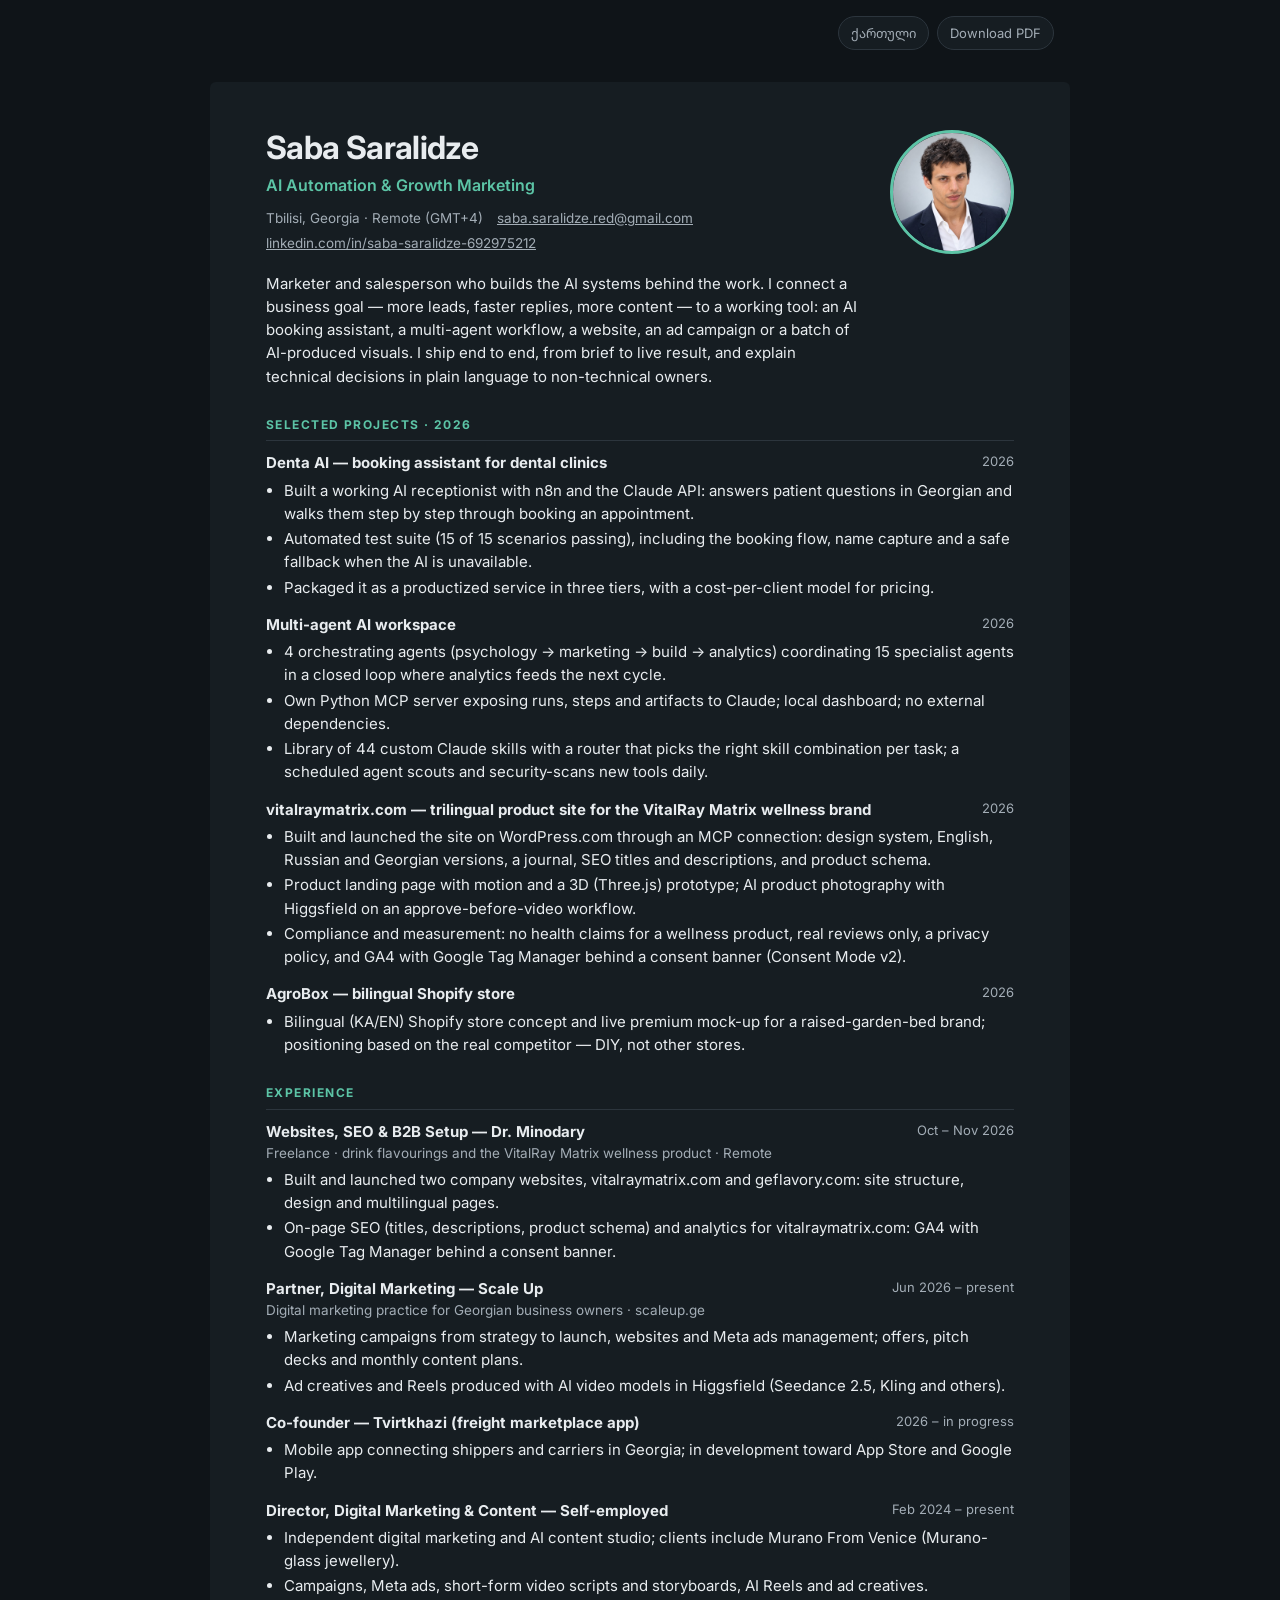
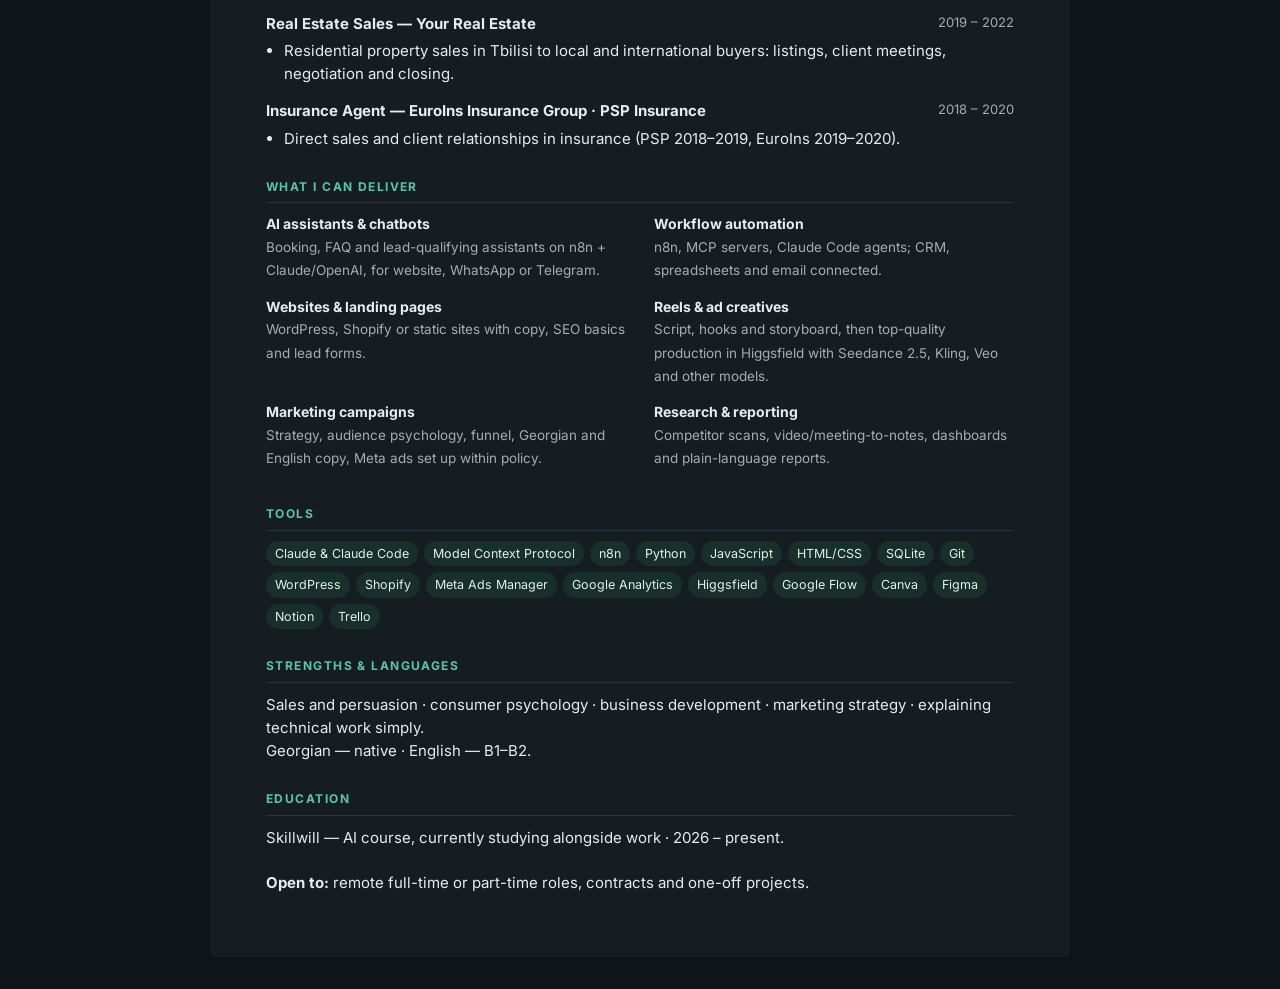
<file: index.html>
<!doctype html>
<html lang="en">
<head>
<meta charset="utf-8">
<meta name="viewport" content="width=device-width, initial-scale=1">
<title>Saba Saralidze — CV</title>
<meta name="description" content="Saba Saralidze — AI automation and growth marketing. Marketing, sales and AI systems for small businesses. Remote, GMT+4.">
<meta property="og:type" content="profile">
<meta property="og:title" content="Saba Saralidze — AI Automation & Growth Marketing">
<meta property="og:description" content="CV: AI assistants, n8n + Claude workflows, websites, campaigns and AI video. Remote, GMT+4.">
<meta property="og:url" content="https://sabasaralidzered-beep.github.io/cv/">
<meta property="og:image" content="https://sabasaralidzered-beep.github.io/cv/photo.jpg">
<meta property="og:locale" content="en_US">
<meta name="twitter:card" content="summary">
<link rel="preconnect" href="https://fonts.googleapis.com">
<link rel="preconnect" href="https://fonts.gstatic.com" crossorigin>
<link href="https://fonts.googleapis.com/css2?family=Inter:wght@400;600;700&family=Noto+Sans+Georgian:wght@400;600;700&display=swap" rel="stylesheet">
<link rel="stylesheet" href="cv.css">
</head>
<body>
<nav class="topbar">
  <a href="ka.html" lang="ka">ქართული</a>
  <a href="Saba_Saralidze_CV_EN.pdf">Download PDF</a>
</nav>
<main class="page">
<header>
  <img class="avatar" src="photo.jpg" alt="Saba Saralidze">
  <h1>Saba Saralidze</h1>
  <div class="role">AI Automation &amp; Growth Marketing</div>
  <div class="contact">
    <span>Tbilisi, Georgia · Remote (GMT+4)</span>
    <a href="mailto:saba.saralidze.red@gmail.com">saba.saralidze.red@gmail.com</a>
    <a href="https://linkedin.com/in/saba-saralidze-692975212">linkedin.com/in/saba-saralidze-692975212</a>
  </div>
  <p class="summary">Marketer and salesperson who builds the AI systems behind the work. I connect a business goal — more leads, faster replies, more content — to a working tool: an AI booking assistant, a multi-agent workflow, a website, an ad campaign or a batch of AI-produced visuals. I ship end to end, from brief to live result, and explain technical decisions in plain language to non-technical owners.</p>
</header>

<h2>Selected projects · 2026</h2>

<div class="item">
  <div class="item-head"><strong>Denta AI — booking assistant for dental clinics</strong><span class="when">2026</span></div>
  <ul>
    <li>Built a working AI receptionist with n8n and the Claude API: answers patient questions in Georgian and walks them step by step through booking an appointment.</li>
    <li>Automated test suite (15 of 15 scenarios passing), including the booking flow, name capture and a safe fallback when the AI is unavailable.</li>
    <li>Packaged it as a productized service in three tiers, with a cost-per-client model for pricing.</li>
  </ul>
</div>

<div class="item">
  <div class="item-head"><strong>Multi-agent AI workspace</strong><span class="when">2026</span></div>
  <ul>
    <li>4 orchestrating agents (psychology → marketing → build → analytics) coordinating 15 specialist agents in a closed loop where analytics feeds the next cycle.</li>
    <li>Own Python MCP server exposing runs, steps and artifacts to Claude; local dashboard; no external dependencies.</li>
    <li>Library of 44 custom Claude skills with a router that picks the right skill combination per task; a scheduled agent scouts and security-scans new tools daily.</li>
  </ul>
</div>

<div class="item">
  <div class="item-head"><strong>vitalraymatrix.com — trilingual product site for the VitalRay Matrix wellness brand</strong><span class="when">2026</span></div>
  <ul>
    <li>Built and launched the site on WordPress.com through an MCP connection: design system, English, Russian and Georgian versions, a journal, SEO titles and descriptions, and product schema.</li>
    <li>Product landing page with motion and a 3D (Three.js) prototype; AI product photography with Higgsfield on an approve-before-video workflow.</li>
    <li>Compliance and measurement: no health claims for a wellness product, real reviews only, a privacy policy, and GA4 with Google Tag Manager behind a consent banner (Consent Mode v2).</li>
  </ul>
</div>

<div class="item">
  <div class="item-head"><strong>AgroBox — bilingual Shopify store</strong><span class="when">2026</span></div>
  <ul>
    <li>Bilingual (KA/EN) Shopify store concept and live premium mock-up for a raised-garden-bed brand; positioning based on the real competitor — DIY, not other stores.</li>
  </ul>
</div>


<h2>Experience</h2>

<div class="item">
  <div class="item-head"><strong>Websites, SEO &amp; B2B Setup — Dr. Minodary</strong><span class="when">Oct – Nov 2026</span></div>
  <div class="sub">Freelance · drink flavourings and the VitalRay Matrix wellness product · Remote</div>
  <ul>
    <li>Built and launched two company websites, vitalraymatrix.com and geflavory.com: site structure, design and multilingual pages.</li>
    <li>On-page SEO (titles, descriptions, product schema) and analytics for vitalraymatrix.com: GA4 with Google Tag Manager behind a consent banner.</li>
  </ul>
</div>

<div class="item">
  <div class="item-head"><strong>Partner, Digital Marketing — Scale Up</strong><span class="when">Jun 2026 – present</span></div>
  <div class="sub">Digital marketing practice for Georgian business owners · scaleup.ge</div>
  <ul>
    <li>Marketing campaigns from strategy to launch, websites and Meta ads management; offers, pitch decks and monthly content plans.</li>
    <li>Ad creatives and Reels produced with AI video models in Higgsfield (Seedance 2.5, Kling and others).</li>
  </ul>
</div>

<div class="item">
  <div class="item-head"><strong>Co-founder — Tvirtkhazi (freight marketplace app)</strong><span class="when">2026 – in progress</span></div>
  <ul>
    <li>Mobile app connecting shippers and carriers in Georgia; in development toward App Store and Google Play.</li>
  </ul>
</div>

<div class="item">
  <div class="item-head"><strong>Director, Digital Marketing &amp; Content — Self-employed</strong><span class="when">Feb 2024 – present</span></div>
  <ul>
    <li>Independent digital marketing and AI content studio; clients include Murano From Venice (Murano-glass jewellery).</li>
    <li>Campaigns, Meta ads, short-form video scripts and storyboards, AI Reels and ad creatives.</li>
  </ul>
</div>

<div class="item">
  <div class="item-head"><strong>Real Estate Sales — Your Real Estate</strong><span class="when">2019 – 2022</span></div>
  <ul>
    <li>Residential property sales in Tbilisi to local and international buyers: listings, client meetings, negotiation and closing.</li>
  </ul>
</div>

<div class="item">
  <div class="item-head"><strong>Insurance Agent — EuroIns Insurance Group · PSP Insurance</strong><span class="when">2018 – 2020</span></div>
  <ul>
    <li>Direct sales and client relationships in insurance (PSP 2018–2019, EuroIns 2019–2020).</li>
  </ul>
</div>

<h2>What I can deliver</h2>
<div class="grid">
  <div class="item kv"><strong>AI assistants &amp; chatbots</strong><span>Booking, FAQ and lead-qualifying assistants on n8n + Claude/OpenAI, for website, WhatsApp or Telegram.</span></div>
  <div class="item kv"><strong>Workflow automation</strong><span>n8n, MCP servers, Claude Code agents; CRM, spreadsheets and email connected.</span></div>
  <div class="item kv"><strong>Websites &amp; landing pages</strong><span>WordPress, Shopify or static sites with copy, SEO basics and lead forms.</span></div>
  <div class="item kv"><strong>Reels &amp; ad creatives</strong><span>Script, hooks and storyboard, then top-quality production in Higgsfield with Seedance 2.5, Kling, Veo and other models.</span></div>
  <div class="item kv"><strong>Marketing campaigns</strong><span>Strategy, audience psychology, funnel, Georgian and English copy, Meta ads set up within policy.</span></div>
  <div class="item kv"><strong>Research &amp; reporting</strong><span>Competitor scans, video/meeting-to-notes, dashboards and plain-language reports.</span></div>
</div>

<h2>Tools</h2>
<div class="chips">
  <span class="chip">Claude &amp; Claude Code</span><span class="chip">Model Context Protocol</span><span class="chip">n8n</span><span class="chip">Python</span><span class="chip">JavaScript</span><span class="chip">HTML/CSS</span><span class="chip">SQLite</span><span class="chip">Git</span><span class="chip">WordPress</span><span class="chip">Shopify</span><span class="chip">Meta Ads Manager</span><span class="chip">Google Analytics</span><span class="chip">Higgsfield</span><span class="chip">Google Flow</span><span class="chip">Canva</span><span class="chip">Figma</span><span class="chip">Notion</span><span class="chip">Trello</span>
</div>

<h2>Strengths &amp; languages</h2>
<p style="margin:0">Sales and persuasion · consumer psychology · business development · marketing strategy · explaining technical work simply.<br>
Georgian — native · English — B1–B2.</p>

<h2>Education</h2>
<p style="margin:0">Skillwill — AI course, currently studying alongside work · 2026 – present.</p>

<p class="web-only" style="margin-top:22px"><strong>Open to:</strong> remote full-time or part-time roles, contracts and one-off projects.</p>
</main>
</body>
</html>
</file>
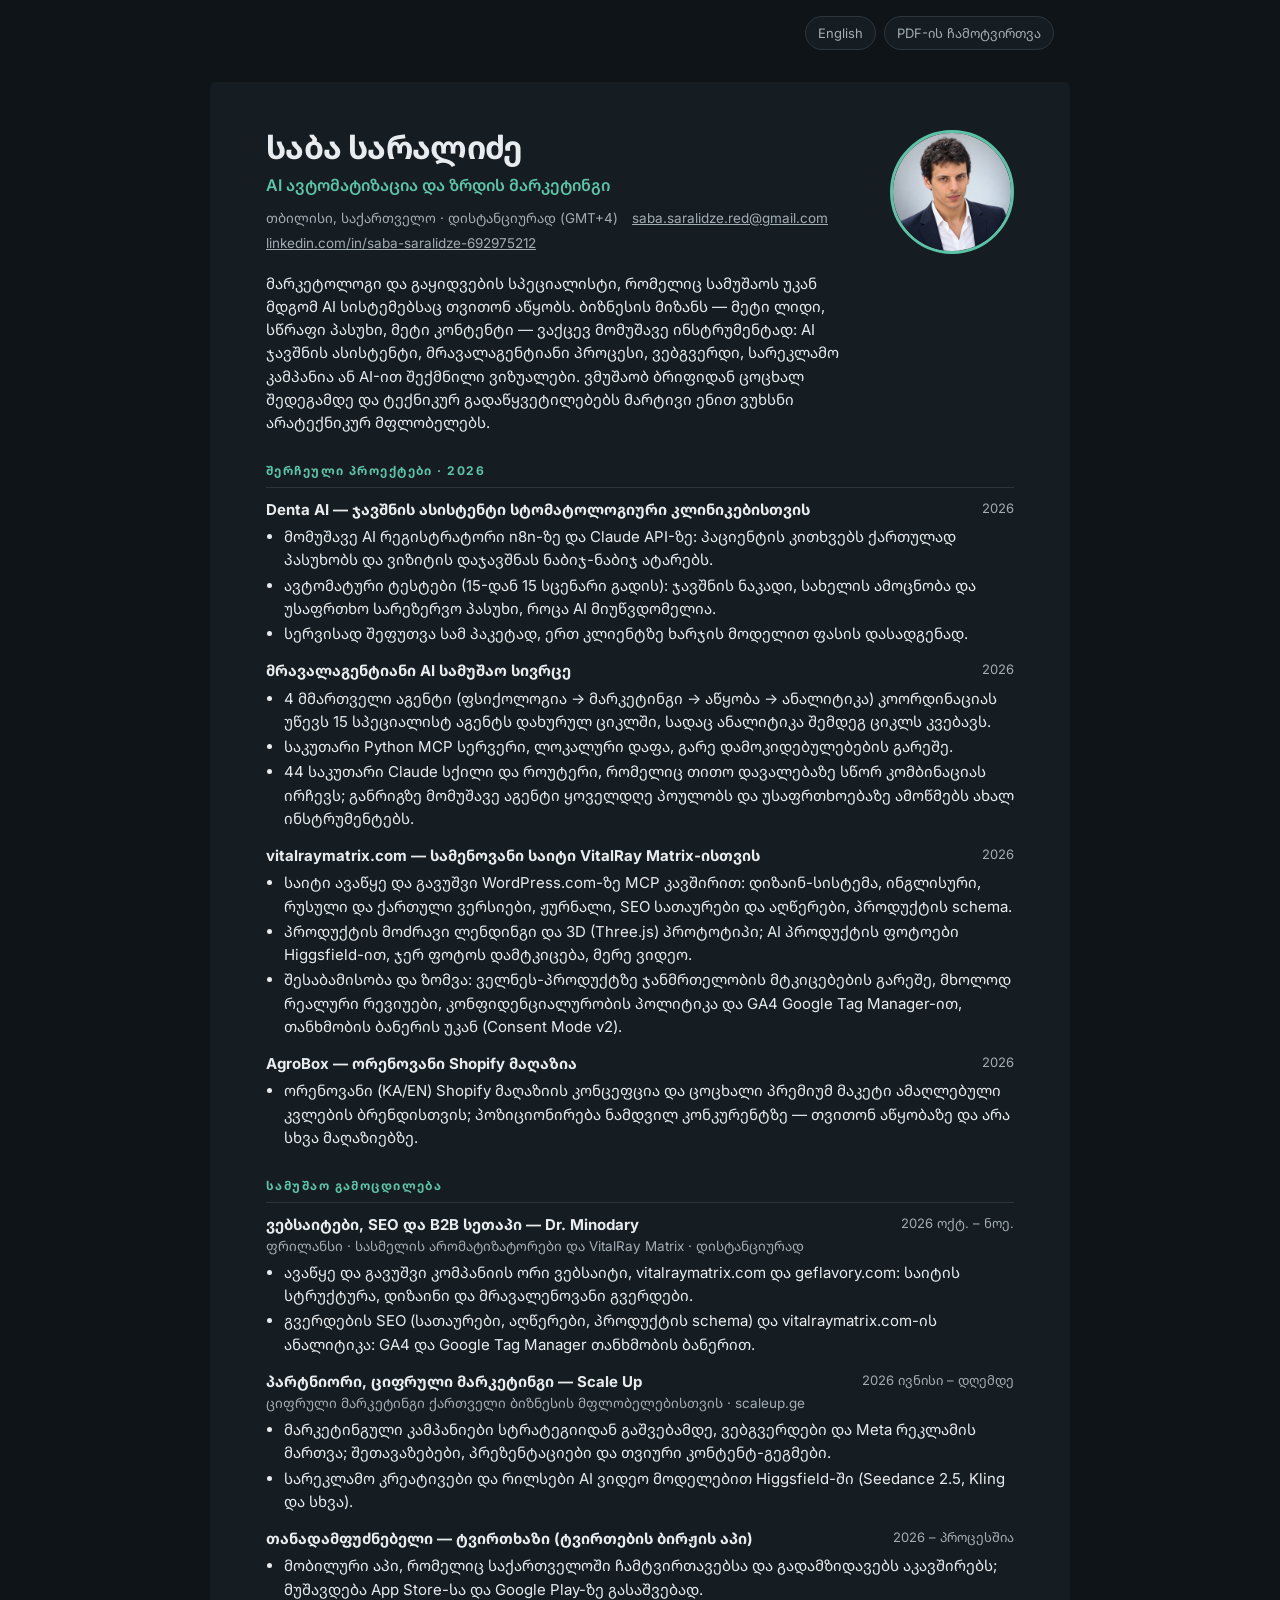
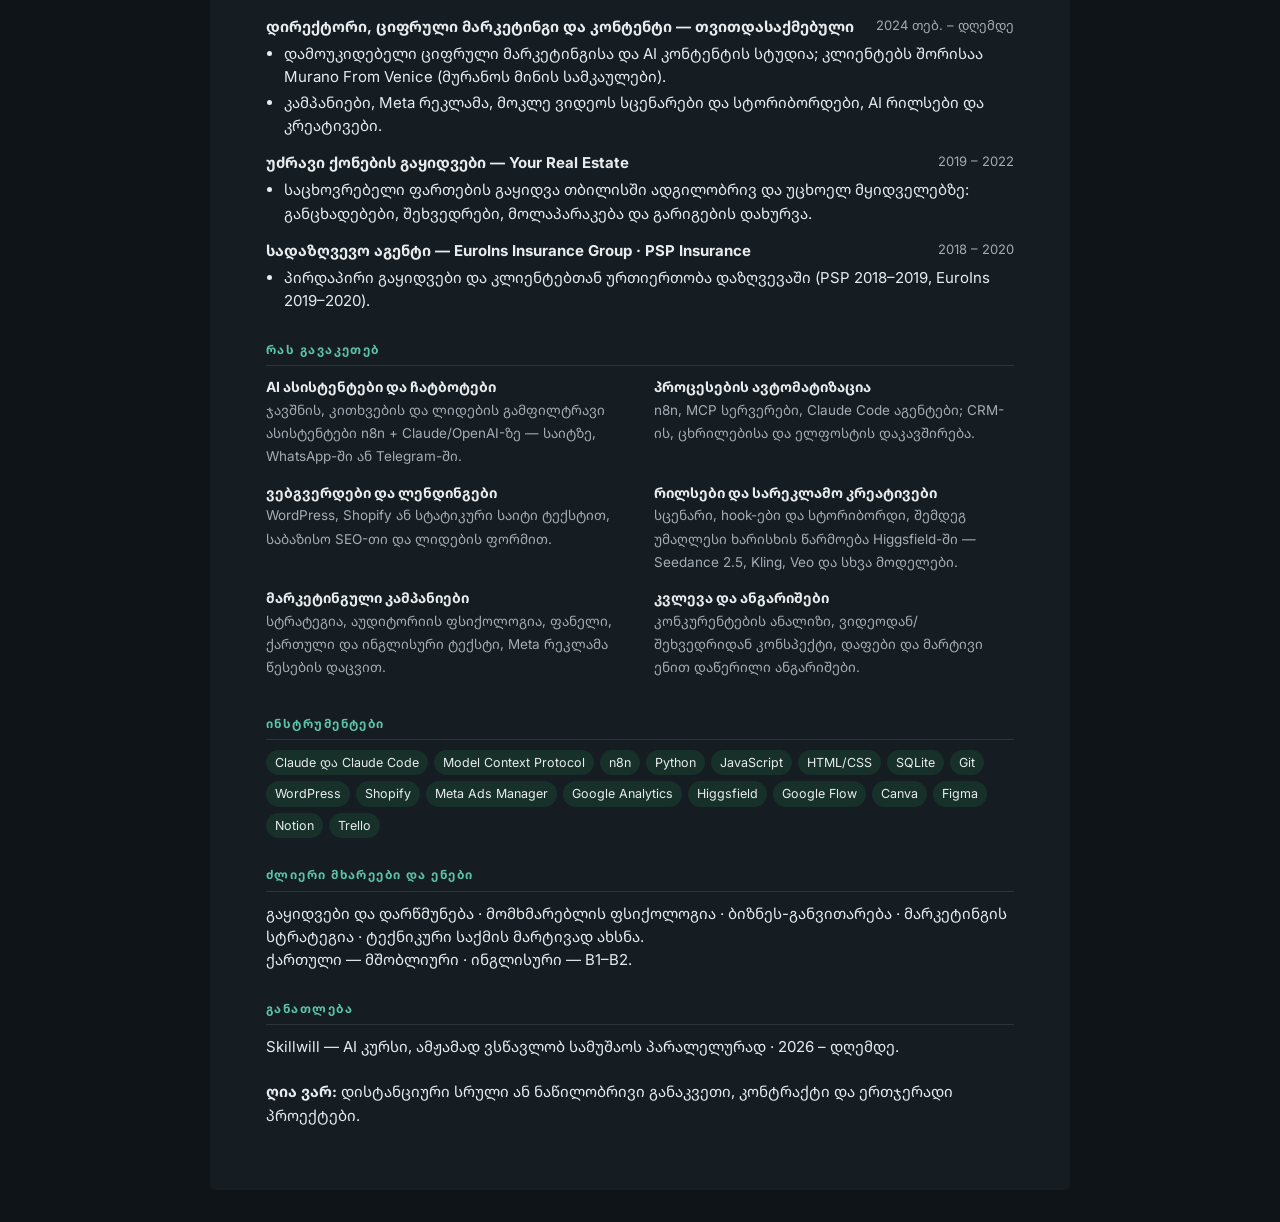
<file: ka.html>
<!doctype html>
<html lang="ka">
<head>
<meta charset="utf-8">
<meta name="viewport" content="width=device-width, initial-scale=1">
<title>საბა სარალიძე — CV</title>
<meta name="description" content="საბა სარალიძე — AI ავტომატიზაცია და ზრდის მარკეტინგი. მარკეტინგი, გაყიდვები და AI სისტემები მცირე ბიზნესისთვის.">
<meta property="og:type" content="profile">
<meta property="og:title" content="საბა სარალიძე — AI ავტომატიზაცია და ზრდის მარკეტინგი">
<meta property="og:description" content="CV: AI ასისტენტები, n8n + Claude, ვებგვერდები, კამპანიები და AI ვიდეო.">
<meta property="og:url" content="https://sabasaralidzered-beep.github.io/cv/ka.html">
<meta property="og:image" content="https://sabasaralidzered-beep.github.io/cv/photo.jpg">
<meta property="og:locale" content="ka_GE">
<meta name="twitter:card" content="summary">
<link rel="preconnect" href="https://fonts.googleapis.com">
<link rel="preconnect" href="https://fonts.gstatic.com" crossorigin>
<link href="https://fonts.googleapis.com/css2?family=Inter:wght@400;600;700&family=Noto+Sans+Georgian:wght@400;600;700&display=swap" rel="stylesheet">
<link rel="stylesheet" href="cv.css">
</head>
<body>
<nav class="topbar">
  <a href="index.html" lang="en">English</a>
  <a href="Saba_Saralidze_CV_KA.pdf">PDF-ის ჩამოტვირთვა</a>
</nav>
<main class="page">
<header>
  <img class="avatar" src="photo.jpg" alt="საბა სარალიძე">
  <h1>საბა სარალიძე</h1>
  <div class="role">AI ავტომატიზაცია და ზრდის მარკეტინგი</div>
  <div class="contact">
    <span>თბილისი, საქართველო · დისტანციურად (GMT+4)</span>
    <a href="mailto:saba.saralidze.red@gmail.com">saba.saralidze.red@gmail.com</a>
    <a href="https://linkedin.com/in/saba-saralidze-692975212">linkedin.com/in/saba-saralidze-692975212</a>
  </div>
  <p class="summary">მარკეტოლოგი და გაყიდვების სპეციალისტი, რომელიც სამუშაოს უკან მდგომ AI სისტემებსაც თვითონ აწყობს. ბიზნესის მიზანს — მეტი ლიდი, სწრაფი პასუხი, მეტი კონტენტი — ვაქცევ მომუშავე ინსტრუმენტად: AI ჯავშნის ასისტენტი, მრავალაგენტიანი პროცესი, ვებგვერდი, სარეკლამო კამპანია ან AI-ით შექმნილი ვიზუალები. ვმუშაობ ბრიფიდან ცოცხალ შედეგამდე და ტექნიკურ გადაწყვეტილებებს მარტივი ენით ვუხსნი არატექნიკურ მფლობელებს.</p>
</header>

<h2>შერჩეული პროექტები · 2026</h2>

<div class="item">
  <div class="item-head"><strong>Denta AI — ჯავშნის ასისტენტი სტომატოლოგიური კლინიკებისთვის</strong><span class="when">2026</span></div>
  <ul>
    <li>მომუშავე AI რეგისტრატორი n8n-ზე და Claude API-ზე: პაციენტის კითხვებს ქართულად პასუხობს და ვიზიტის დაჯავშნას ნაბიჯ-ნაბიჯ ატარებს.</li>
    <li>ავტომატური ტესტები (15-დან 15 სცენარი გადის): ჯავშნის ნაკადი, სახელის ამოცნობა და უსაფრთხო სარეზერვო პასუხი, როცა AI მიუწვდომელია.</li>
    <li>სერვისად შეფუთვა სამ პაკეტად, ერთ კლიენტზე ხარჯის მოდელით ფასის დასადგენად.</li>
  </ul>
</div>

<div class="item">
  <div class="item-head"><strong>მრავალაგენტიანი AI სამუშაო სივრცე</strong><span class="when">2026</span></div>
  <ul>
    <li>4 მმართველი აგენტი (ფსიქოლოგია → მარკეტინგი → აწყობა → ანალიტიკა) კოორდინაციას უწევს 15 სპეციალისტ აგენტს დახურულ ციკლში, სადაც ანალიტიკა შემდეგ ციკლს კვებავს.</li>
    <li>საკუთარი Python MCP სერვერი, ლოკალური დაფა, გარე დამოკიდებულებების გარეშე.</li>
    <li>44 საკუთარი Claude სქილი და როუტერი, რომელიც თითო დავალებაზე სწორ კომბინაციას ირჩევს; განრიგზე მომუშავე აგენტი ყოველდღე პოულობს და უსაფრთხოებაზე ამოწმებს ახალ ინსტრუმენტებს.</li>
  </ul>
</div>

<div class="item">
  <div class="item-head"><strong>vitalraymatrix.com — სამენოვანი საიტი VitalRay Matrix-ისთვის</strong><span class="when">2026</span></div>
  <ul>
    <li>საიტი ავაწყე და გავუშვი WordPress.com-ზე MCP კავშირით: დიზაინ-სისტემა, ინგლისური, რუსული და ქართული ვერსიები, ჟურნალი, SEO სათაურები და აღწერები, პროდუქტის schema.</li>
    <li>პროდუქტის მოძრავი ლენდინგი და 3D (Three.js) პროტოტიპი; AI პროდუქტის ფოტოები Higgsfield-ით, ჯერ ფოტოს დამტკიცება, მერე ვიდეო.</li>
    <li>შესაბამისობა და ზომვა: ველნეს-პროდუქტზე ჯანმრთელობის მტკიცებების გარეშე, მხოლოდ რეალური რევიუები, კონფიდენციალურობის პოლიტიკა და GA4 Google Tag Manager-ით, თანხმობის ბანერის უკან (Consent Mode v2).</li>
  </ul>
</div>

<div class="item">
  <div class="item-head"><strong>AgroBox — ორენოვანი Shopify მაღაზია</strong><span class="when">2026</span></div>
  <ul>
    <li>ორენოვანი (KA/EN) Shopify მაღაზიის კონცეფცია და ცოცხალი პრემიუმ მაკეტი ამაღლებული კვლების ბრენდისთვის; პოზიციონირება ნამდვილ კონკურენტზე — თვითონ აწყობაზე და არა სხვა მაღაზიებზე.</li>
  </ul>
</div>


<h2>სამუშაო გამოცდილება</h2>

<div class="item">
  <div class="item-head"><strong>ვებსაიტები, SEO და B2B სეთაპი — Dr. Minodary</strong><span class="when">2026 ოქტ. – ნოე.</span></div>
  <div class="sub">ფრილანსი · სასმელის არომატიზატორები და VitalRay Matrix · დისტანციურად</div>
  <ul>
    <li>ავაწყე და გავუშვი კომპანიის ორი ვებსაიტი, vitalraymatrix.com და geflavory.com: საიტის სტრუქტურა, დიზაინი და მრავალენოვანი გვერდები.</li>
    <li>გვერდების SEO (სათაურები, აღწერები, პროდუქტის schema) და vitalraymatrix.com-ის ანალიტიკა: GA4 და Google Tag Manager თანხმობის ბანერით.</li>
  </ul>
</div>

<div class="item">
  <div class="item-head"><strong>პარტნიორი, ციფრული მარკეტინგი — Scale Up</strong><span class="when">2026 ივნისი – დღემდე</span></div>
  <div class="sub">ციფრული მარკეტინგი ქართველი ბიზნესის მფლობელებისთვის · scaleup.ge</div>
  <ul>
    <li>მარკეტინგული კამპანიები სტრატეგიიდან გაშვებამდე, ვებგვერდები და Meta რეკლამის მართვა; შეთავაზებები, პრეზენტაციები და თვიური კონტენტ-გეგმები.</li>
    <li>სარეკლამო კრეატივები და რილსები AI ვიდეო მოდელებით Higgsfield-ში (Seedance 2.5, Kling და სხვა).</li>
  </ul>
</div>

<div class="item">
  <div class="item-head"><strong>თანადამფუძნებელი — ტვირთხაზი (ტვირთების ბირჟის აპი)</strong><span class="when">2026 – პროცესშია</span></div>
  <ul>
    <li>მობილური აპი, რომელიც საქართველოში ჩამტვირთავებსა და გადამზიდავებს აკავშირებს; მუშავდება App Store-სა და Google Play-ზე გასაშვებად.</li>
  </ul>
</div>

<div class="item">
  <div class="item-head"><strong>დირექტორი, ციფრული მარკეტინგი და კონტენტი — თვითდასაქმებული</strong><span class="when">2024 თებ. – დღემდე</span></div>
  <ul>
    <li>დამოუკიდებელი ციფრული მარკეტინგისა და AI კონტენტის სტუდია; კლიენტებს შორისაა Murano From Venice (მურანოს მინის სამკაულები).</li>
    <li>კამპანიები, Meta რეკლამა, მოკლე ვიდეოს სცენარები და სტორიბორდები, AI რილსები და კრეატივები.</li>
  </ul>
</div>

<div class="item">
  <div class="item-head"><strong>უძრავი ქონების გაყიდვები — Your Real Estate</strong><span class="when">2019 – 2022</span></div>
  <ul>
    <li>საცხოვრებელი ფართების გაყიდვა თბილისში ადგილობრივ და უცხოელ მყიდველებზე: განცხადებები, შეხვედრები, მოლაპარაკება და გარიგების დახურვა.</li>
  </ul>
</div>

<div class="item">
  <div class="item-head"><strong>სადაზღვევო აგენტი — EuroIns Insurance Group · PSP Insurance</strong><span class="when">2018 – 2020</span></div>
  <ul>
    <li>პირდაპირი გაყიდვები და კლიენტებთან ურთიერთობა დაზღვევაში (PSP 2018–2019, EuroIns 2019–2020).</li>
  </ul>
</div>

<h2>რას გავაკეთებ</h2>
<div class="grid">
  <div class="item kv"><strong>AI ასისტენტები და ჩატბოტები</strong><span>ჯავშნის, კითხვების და ლიდების გამფილტრავი ასისტენტები n8n + Claude/OpenAI-ზე — საიტზე, WhatsApp-ში ან Telegram-ში.</span></div>
  <div class="item kv"><strong>პროცესების ავტომატიზაცია</strong><span>n8n, MCP სერვერები, Claude Code აგენტები; CRM-ის, ცხრილებისა და ელფოსტის დაკავშირება.</span></div>
  <div class="item kv"><strong>ვებგვერდები და ლენდინგები</strong><span>WordPress, Shopify ან სტატიკური საიტი ტექსტით, საბაზისო SEO-თი და ლიდების ფორმით.</span></div>
  <div class="item kv"><strong>რილსები და სარეკლამო კრეატივები</strong><span>სცენარი, hook-ები და სტორიბორდი, შემდეგ უმაღლესი ხარისხის წარმოება Higgsfield-ში — Seedance 2.5, Kling, Veo და სხვა მოდელები.</span></div>
  <div class="item kv"><strong>მარკეტინგული კამპანიები</strong><span>სტრატეგია, აუდიტორიის ფსიქოლოგია, ფანელი, ქართული და ინგლისური ტექსტი, Meta რეკლამა წესების დაცვით.</span></div>
  <div class="item kv"><strong>კვლევა და ანგარიშები</strong><span>კონკურენტების ანალიზი, ვიდეოდან/შეხვედრიდან კონსპექტი, დაფები და მარტივი ენით დაწერილი ანგარიშები.</span></div>
</div>

<h2>ინსტრუმენტები</h2>
<div class="chips">
  <span class="chip">Claude და Claude Code</span><span class="chip">Model Context Protocol</span><span class="chip">n8n</span><span class="chip">Python</span><span class="chip">JavaScript</span><span class="chip">HTML/CSS</span><span class="chip">SQLite</span><span class="chip">Git</span><span class="chip">WordPress</span><span class="chip">Shopify</span><span class="chip">Meta Ads Manager</span><span class="chip">Google Analytics</span><span class="chip">Higgsfield</span><span class="chip">Google Flow</span><span class="chip">Canva</span><span class="chip">Figma</span><span class="chip">Notion</span><span class="chip">Trello</span>
</div>

<h2>ძლიერი მხარეები და ენები</h2>
<p style="margin:0">გაყიდვები და დარწმუნება · მომხმარებლის ფსიქოლოგია · ბიზნეს-განვითარება · მარკეტინგის სტრატეგია · ტექნიკური საქმის მარტივად ახსნა.<br>
ქართული — მშობლიური · ინგლისური — B1–B2.</p>

<h2>განათლება</h2>
<p style="margin:0">Skillwill — AI კურსი, ამჟამად ვსწავლობ სამუშაოს პარალელურად · 2026 – დღემდე.</p>

<p class="web-only" style="margin-top:22px"><strong>ღია ვარ:</strong> დისტანციური სრული ან ნაწილობრივი განაკვეთი, კონტრაქტი და ერთჯერადი პროექტები.</p>
</main>
</body>
</html>
</file>
<file: cv.css>
:root {
  --ink: #e8ecef;
  --muted: #a3adb6;
  --line: #2c353d;
  --accent: #5cc4a6;
  --accent-soft: #17302a;
  --bg: #0f1418;
  --paper: #161d22;
  color-scheme: dark;
}
* { box-sizing: border-box; }
html { -webkit-text-size-adjust: 100%; }
body {
  margin: 0; background: var(--bg); color: var(--ink);
  font: 15px/1.55 "Inter", "Noto Sans Georgian", system-ui, sans-serif;
}
.page { max-width: 860px; margin: 32px auto; background: var(--paper); padding: 48px 56px; border-radius: 6px; }
.topbar { max-width: 860px; margin: 16px auto 0; display: flex; gap: 8px; justify-content: flex-end; padding: 0 16px; }
.topbar a { font-size: 13px; color: var(--muted); text-decoration: none; border: 1px solid var(--line); padding: 6px 12px; border-radius: 999px; background: var(--paper); }
.topbar a:hover { color: var(--accent); border-color: var(--accent); }
header { position: relative; padding-right: 150px; }
.avatar { position: absolute; top: 0; right: 0; width: 124px; height: 124px; border-radius: 50%; object-fit: cover; object-position: 50% 30%; border: 3px solid var(--accent); }
header h1 { font-size: 32px; letter-spacing: -0.02em; margin: 0; line-height: 1.15; }
.role { color: var(--accent); font-weight: 600; margin: 6px 0 10px; font-size: 16px; }
.contact { color: var(--muted); font-size: 13.5px; display: flex; flex-wrap: wrap; gap: 4px 14px; }
.contact a { color: inherit; }
.summary { margin: 18px 0 0; font-size: 15px; }
h2 {
  font-size: 12px; text-transform: uppercase; letter-spacing: 0.12em; color: var(--accent);
  margin: 28px 0 10px; padding-bottom: 6px; border-bottom: 1px solid var(--line);
}
.item { margin: 0 0 14px; break-inside: avoid; }
.item-head { display: flex; justify-content: space-between; gap: 12px; flex-wrap: wrap; }
.item-head strong { font-size: 15px; }
.when { color: var(--muted); font-size: 13px; white-space: nowrap; }
.sub { color: var(--muted); font-size: 13.5px; }
ul { margin: 4px 0 0; padding-left: 18px; }
li { margin: 2px 0; }
.chips { display: flex; flex-wrap: wrap; gap: 6px; margin-top: 4px; }
.chip { background: var(--accent-soft); color: var(--ink); font-size: 12.5px; padding: 3px 9px; border-radius: 999px; }
.grid { display: grid; grid-template-columns: 1fr 1fr; gap: 6px 28px; }
.grid .item { margin-bottom: 8px; }
.kv strong { display: block; font-size: 14px; }
.kv span { color: var(--muted); font-size: 13.5px; }
footer { margin-top: 26px; color: var(--muted); font-size: 12px; }
@media (max-width: 640px) {
  .page { margin: 12px 0; padding: 24px 16px; border-radius: 0; }
  .grid { grid-template-columns: 1fr; }
  header h1 { font-size: 26px; }
  header { padding-right: 0; }
  .avatar { position: static; width: 96px; height: 96px; margin-bottom: 12px; display: block; }
}
@page { size: A4; margin: 0; }
@media print {
  html, body { background: var(--paper) !important; -webkit-print-color-adjust: exact; print-color-adjust: exact; }
  body { font-size: 12px; }
  .page { margin: 0; padding: 12mm 13mm; max-width: none; border-radius: 0; background: var(--paper); -webkit-box-decoration-break: clone; box-decoration-break: clone; }
  .topbar, .web-only { display: none !important; }
  h2 { margin-top: 16px; break-after: avoid; }
  .item { margin-bottom: 8px; }
  header h1 { font-size: 26px; }
  header { padding-right: 120px; }
  .avatar { width: 100px; height: 100px; }
  html[lang="ka"] body { font-size: 11px; line-height: 1.45; }
  html[lang="ka"] li { margin: 1px 0; }
  .kv strong { font-size: 12px; }
  .kv span, .sub, .when, .contact { font-size: 11px; }
  .chip { font-size: 10.5px; padding: 2px 8px; }
  .summary { font-size: 1.05em; }
}
.print-only { display: none; }
@media print { .print-only { display: inline; } }
</file>
